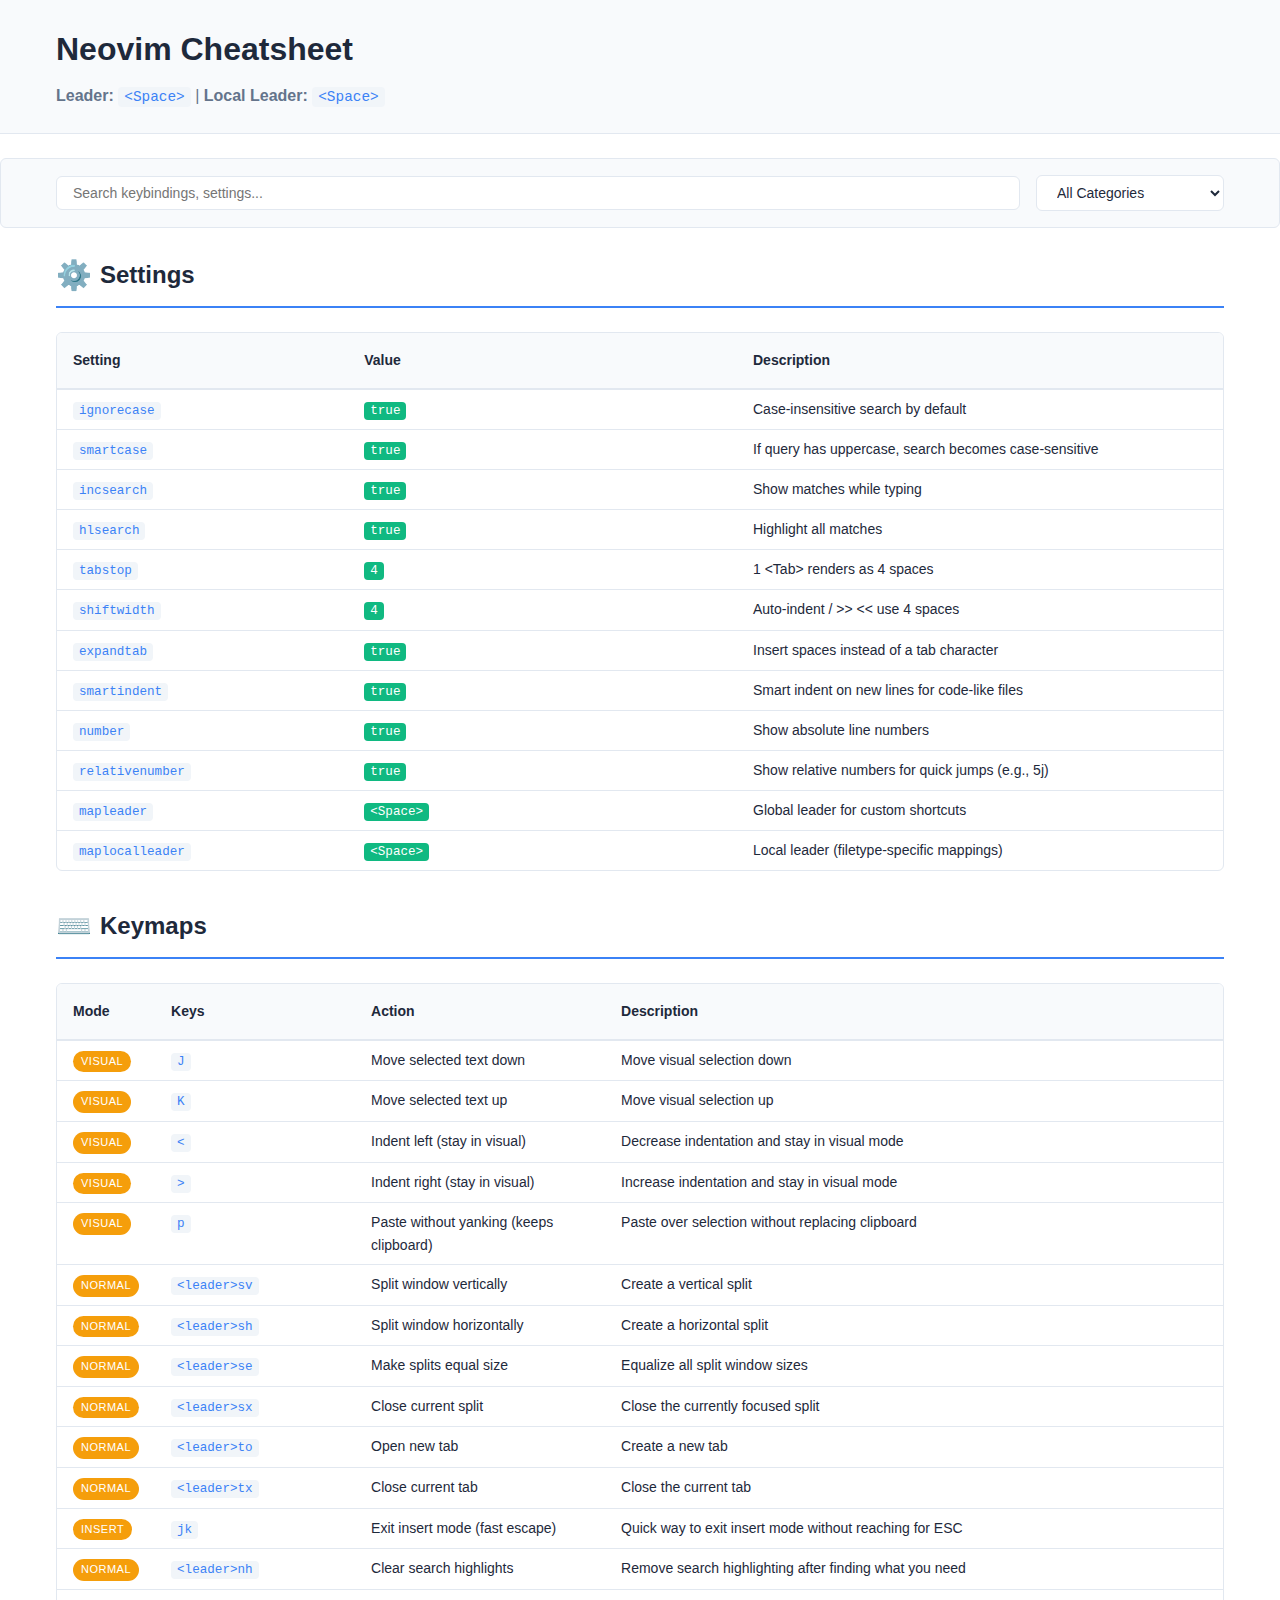
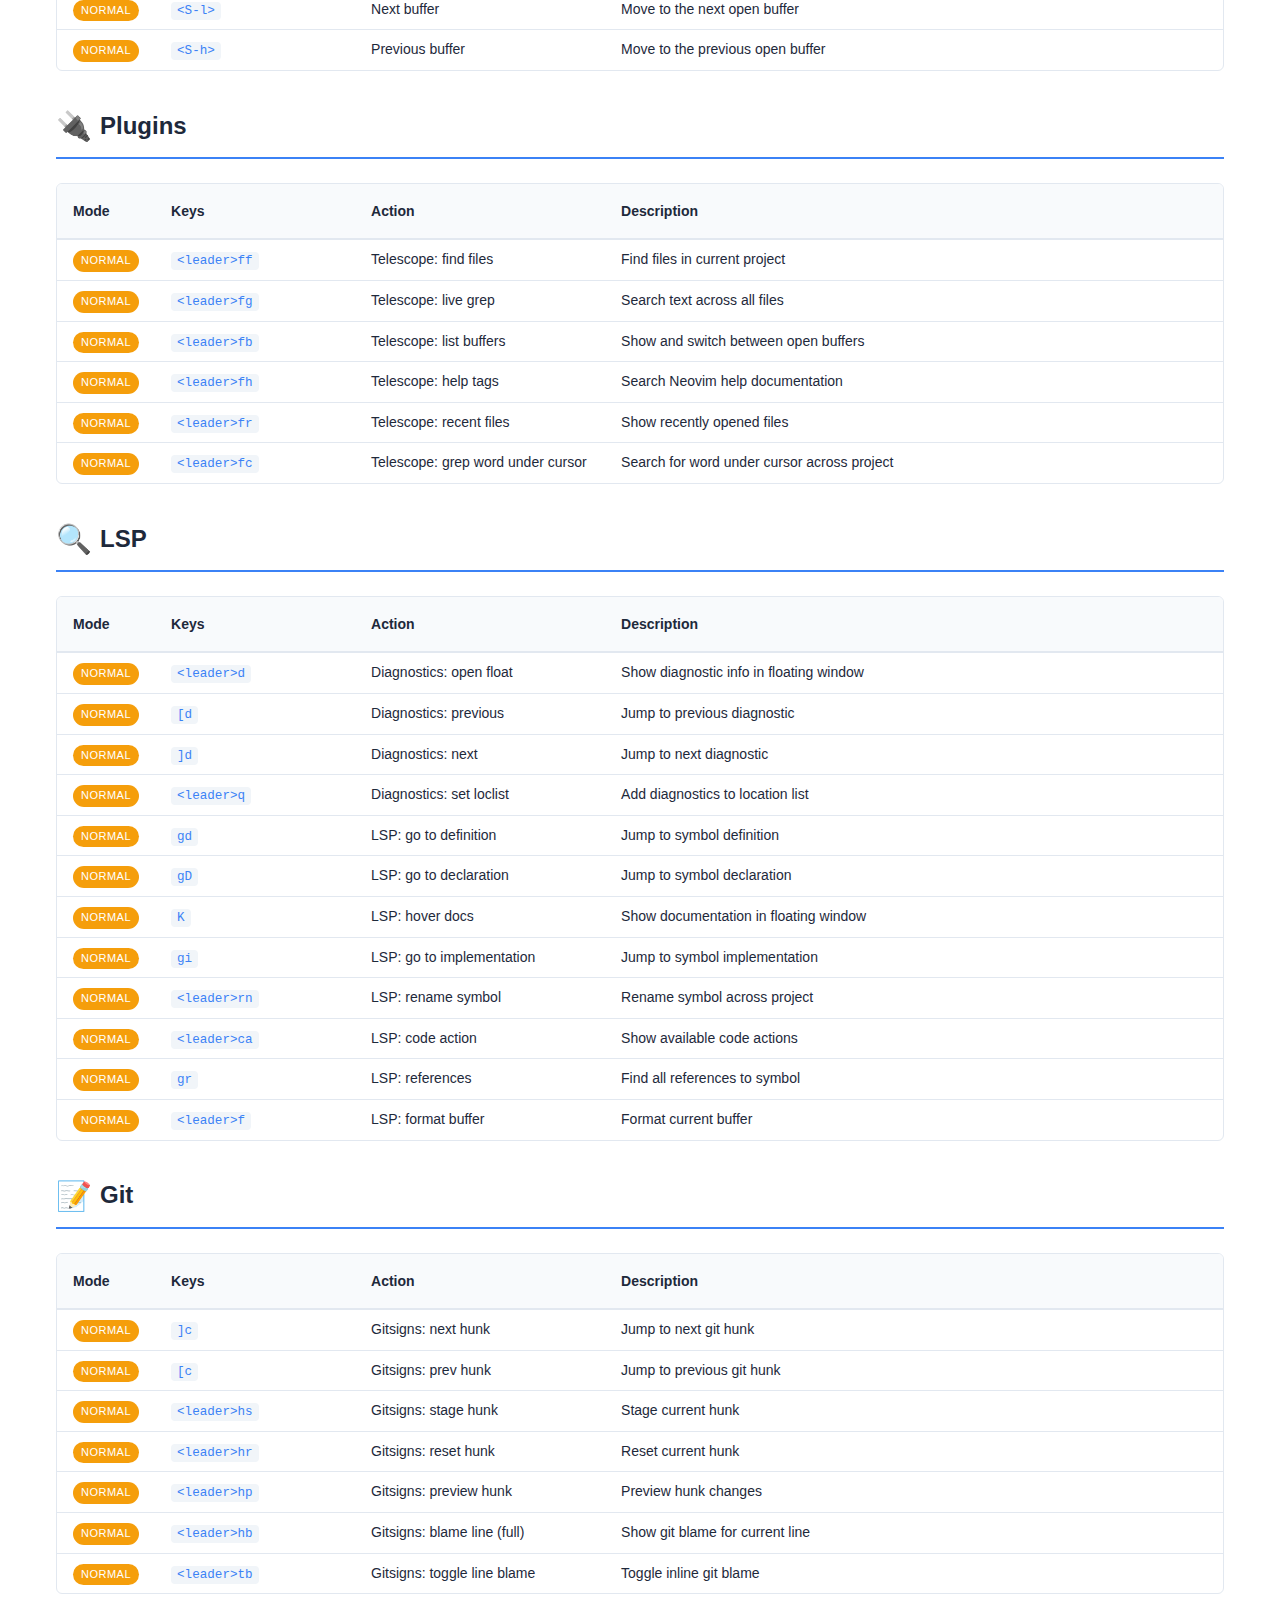
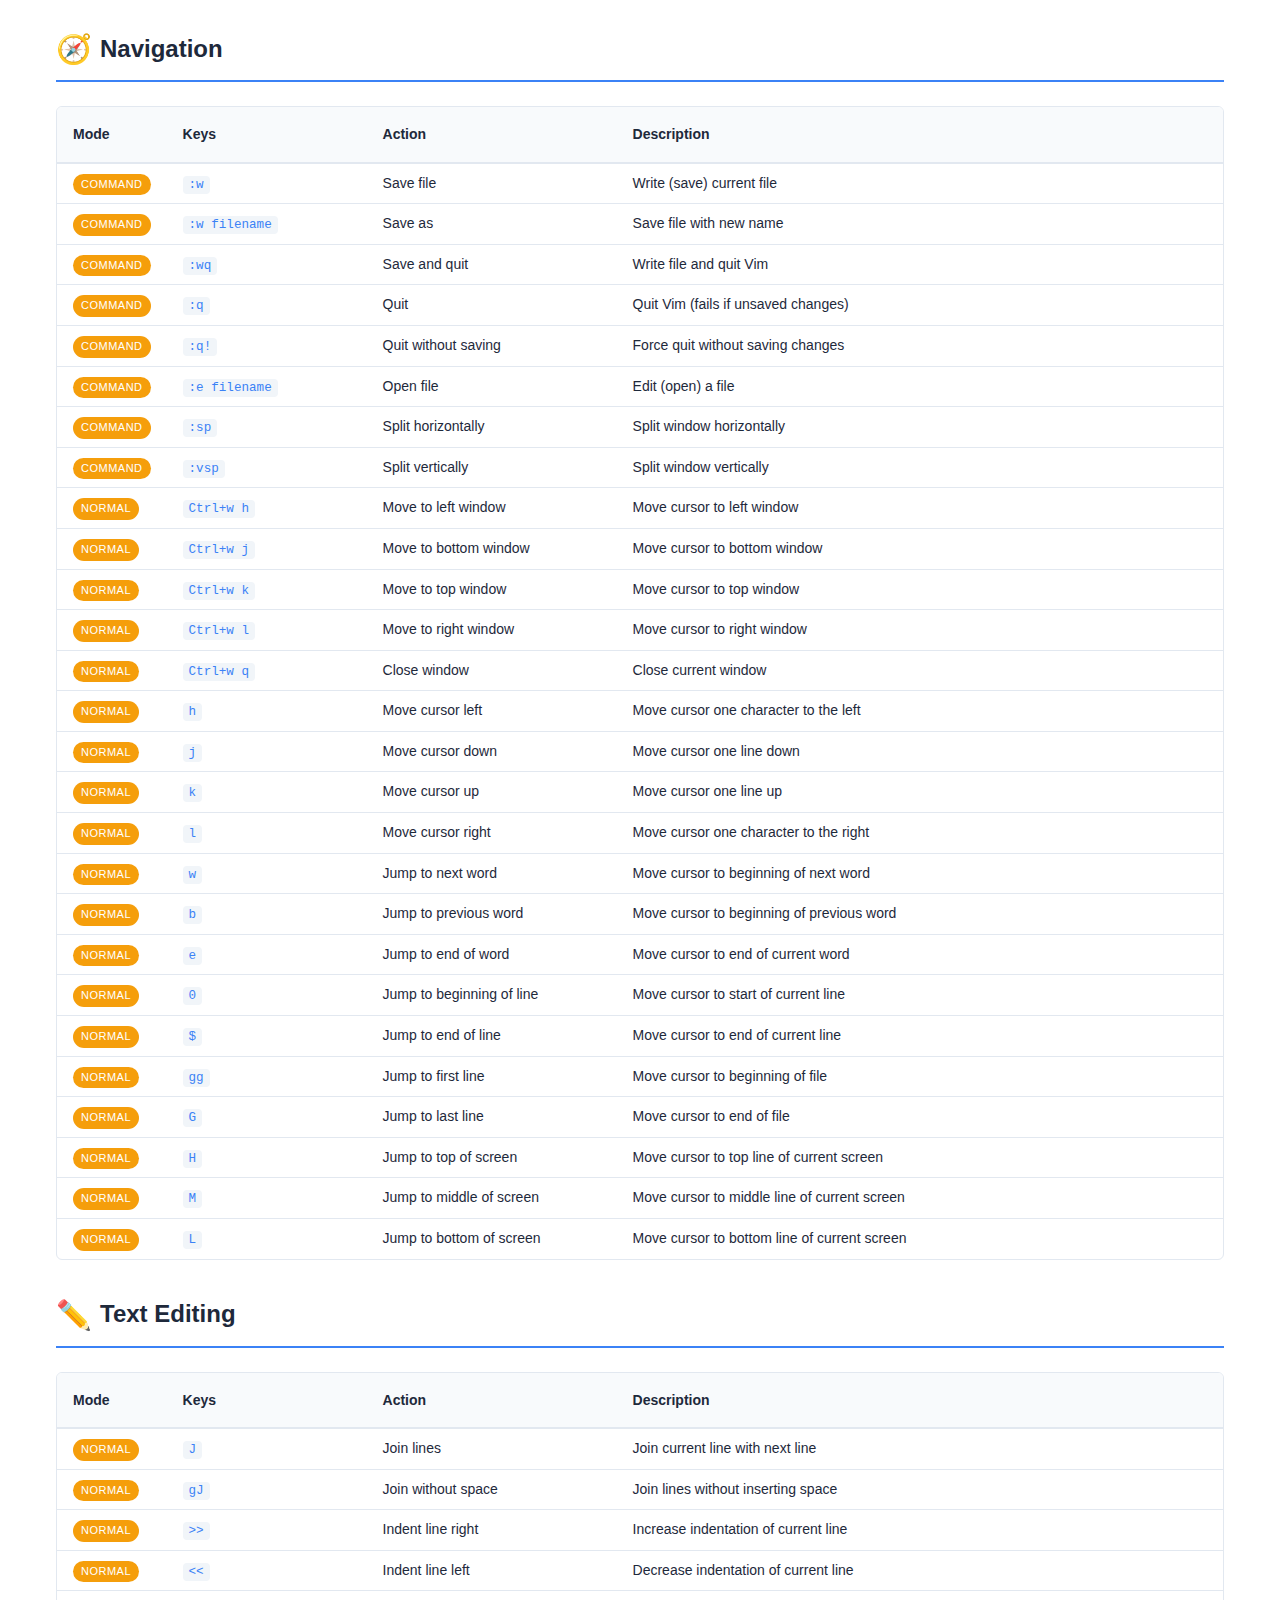
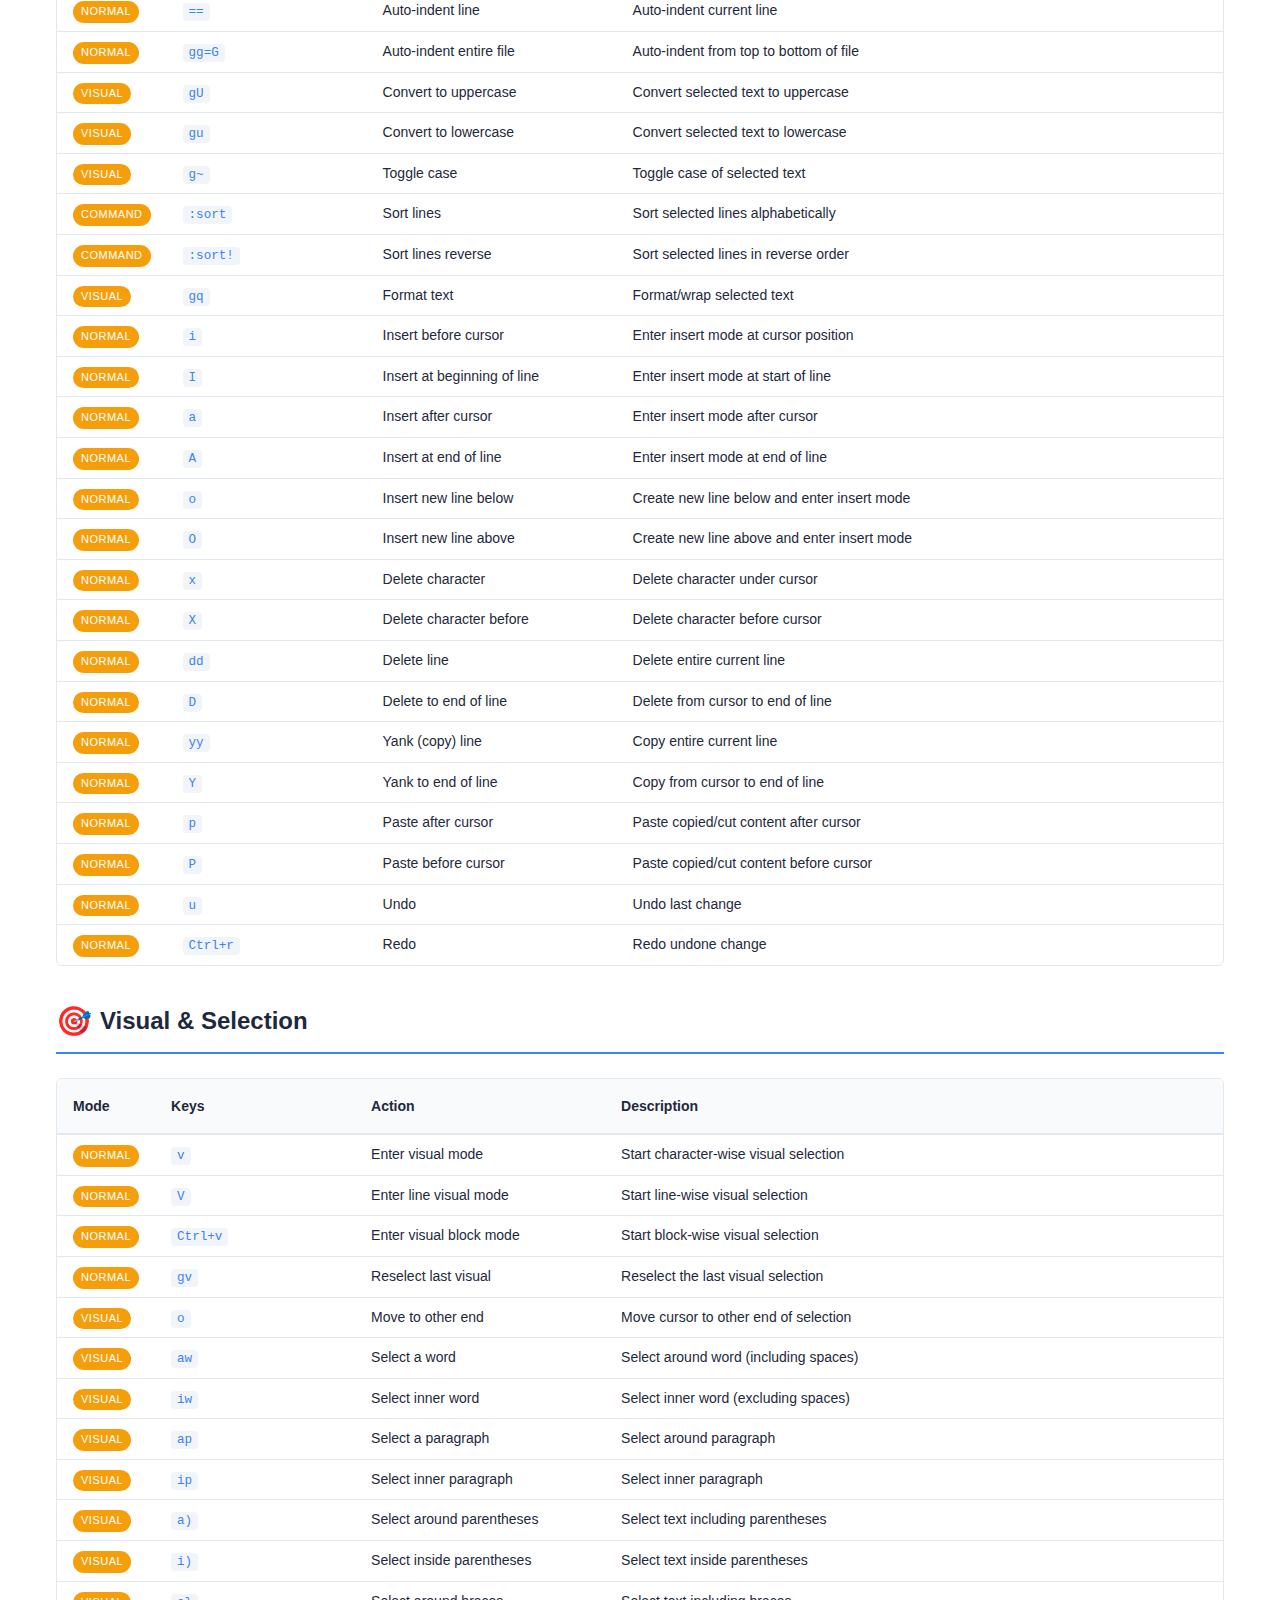
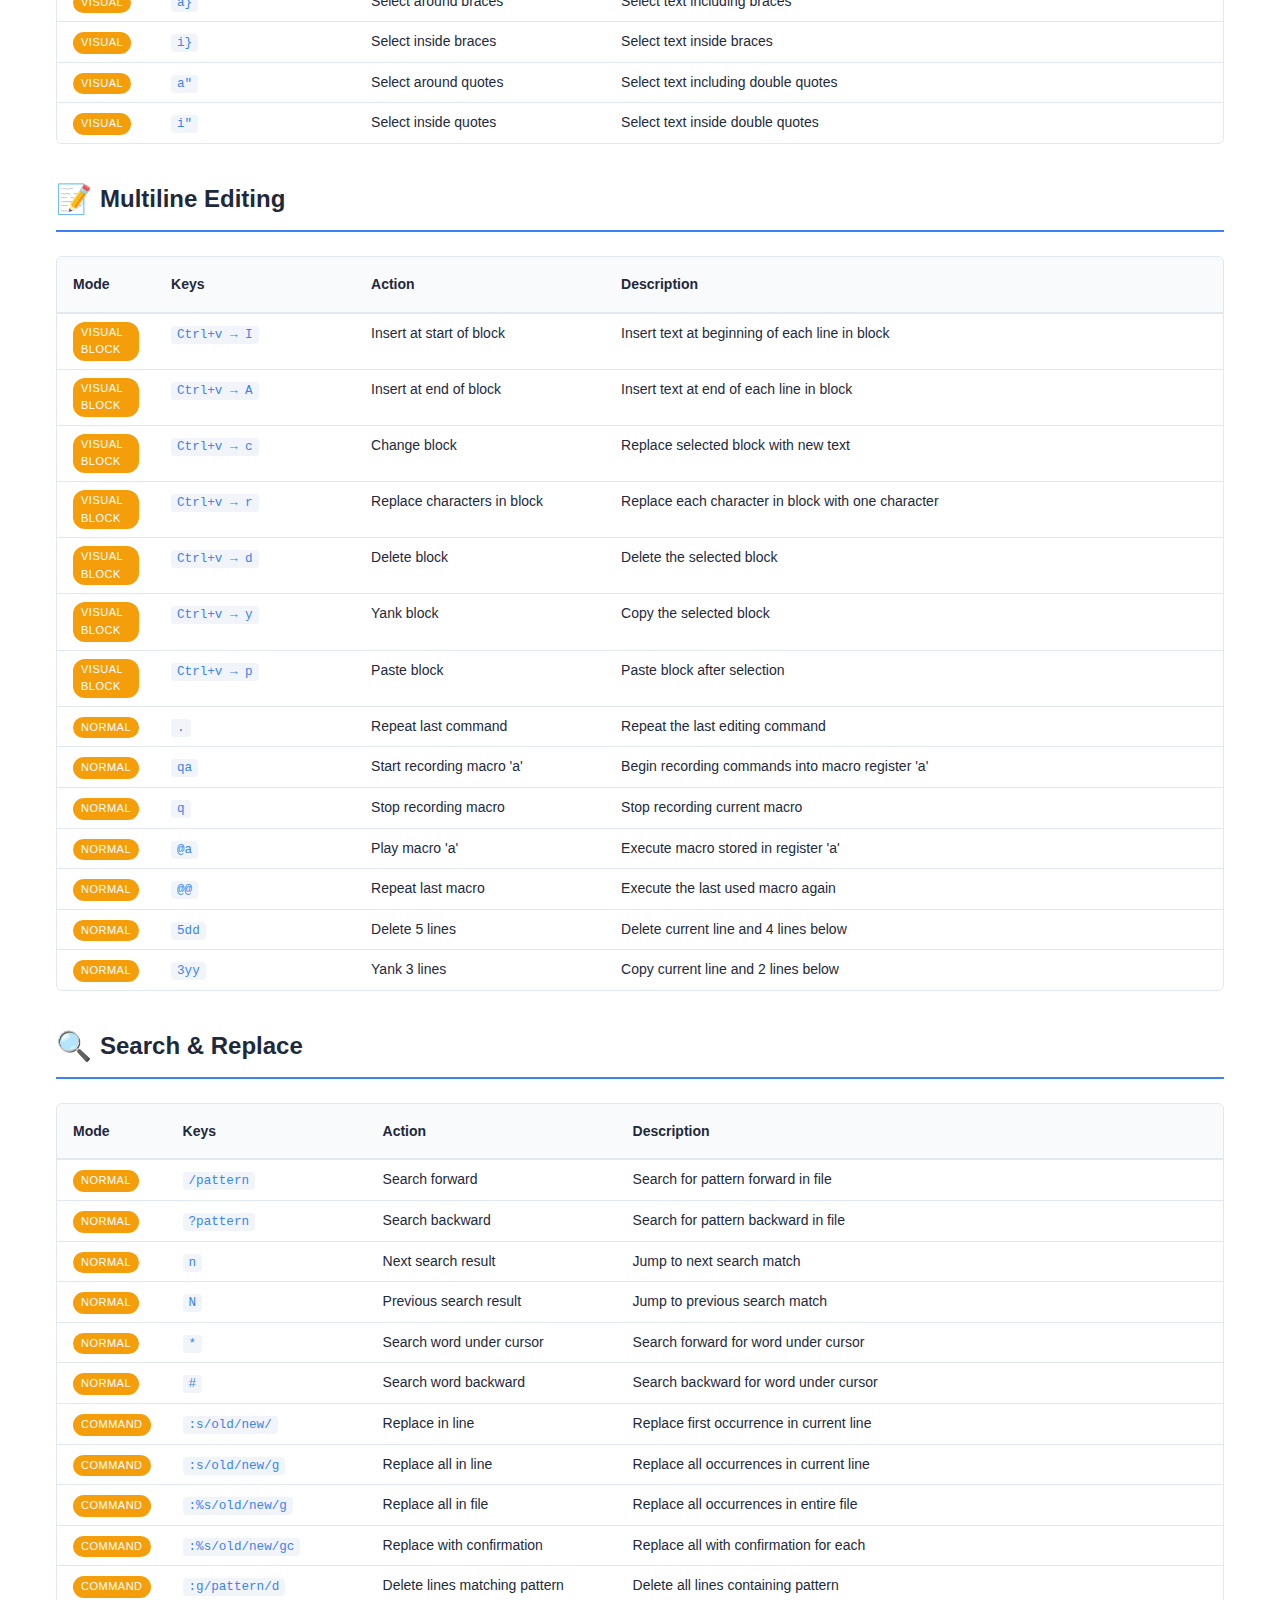
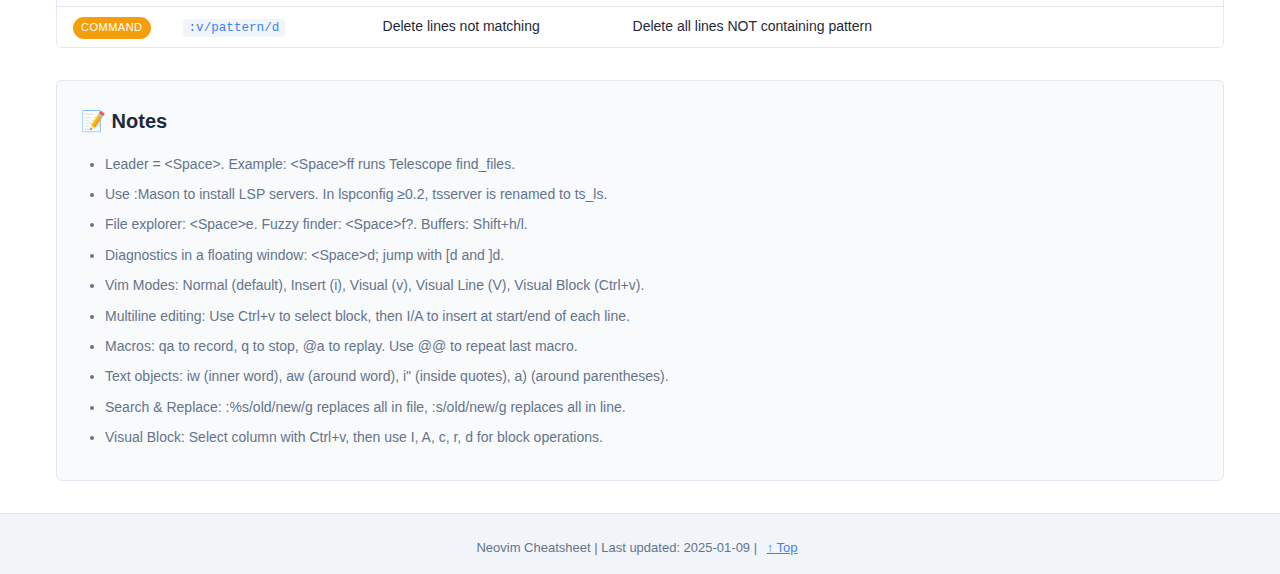
<file: cheatsheet/index.html>
<!DOCTYPE html>
<html lang="en">

<head>
    <meta charset="UTF-8">
    <meta name="viewport" content="width=device-width, initial-scale=1.0">
    <title>Neovim Cheatsheet</title>
    <link rel="stylesheet" href="styles.css">
    <script defer src="script.js"></script>
    <!-- Alpine.js - Local copy for offline usage -->
    <script defer src="alpine.min.js"></script>
</head>

<body x-data="cheatsheetApp()" x-init="init()">
    <!-- Header -->
    <header class="header">
        <div class="container">
            <h1>Neovim Cheatsheet</h1>
            <p><strong>Leader:</strong> <code>&lt;Space&gt;</code> | <strong>Local Leader:</strong>
                <code>&lt;Space&gt;</code>
            </p>
        </div>
    </header>

    <!-- Search and Filter -->
    <div class="controls">
        <div class="container">
            <div class="search-section">
                <input type="text" placeholder="Search keybindings, settings..." x-model="searchQuery"
                    class="search-input">
                <select x-model="selectedCategory" class="category-filter">
                    <option value="">All Categories</option>
                    <template x-for="category in cheatsheet.categories" :key="category.id">
                        <option :value="category.id" x-text="category.icon + ' ' + category.name"></option>
                    </template>
                </select>
                <button @click="clearFilters()" class="clear-btn" x-show="searchQuery || selectedCategory">
                    Clear
                </button>
            </div>
        </div>
    </div>

    <!-- Loading State -->
    <div x-show="loading" class="loading">
        <div class="container">
            <p>Loading cheatsheet...</p>
        </div>
    </div>

    <!-- Error State -->
    <div x-show="error" class="error">
        <div class="container">
            <p x-text="'Error: ' + error"></p>
            <button @click="init()">Retry</button>
        </div>
    </div>

    <!-- Main Content -->
    <main x-show="!loading && !error">
        <div class="container">
            <!-- Category Tables -->
            <template x-for="category in cheatsheet.categories" :key="category.id">
                <section x-show="!selectedCategory || selectedCategory === category.id" class="category-section">
                    <h2 class="category-title">
                        <span x-text="category.icon"></span>
                        <span x-text="category.name"></span>
                    </h2>

                    <!-- Settings Table -->
                    <template x-if="hasSettingsInCategory(category.id)">
                        <div class="table-wrapper">
                            <table class="cheatsheet-table">
                                <thead>
                                    <tr>
                                        <th>Setting</th>
                                        <th>Value</th>
                                        <th>Description</th>
                                    </tr>
                                </thead>
                                <tbody>
                                    <template x-for="item in getSettingsForCategory(category.id)" :key="item.id">
                                        <template x-for="setting in item.content.settings" :key="setting.setting">
                                            <tr x-show="matchesSearch(item, setting)">
                                                <td>
                                                    <code x-text="setting.setting"
                                                        @click="copyToClipboard(setting.setting, $el)"></code>
                                                </td>
                                                <td>
                                                    <code x-text="setting.value" class="value"
                                                        @click="copyToClipboard(setting.value, $el)"></code>
                                                </td>
                                                <td x-text="setting.description"></td>
                                            </tr>
                                        </template>
                                    </template>
                                </tbody>
                            </table>
                        </div>
                    </template>

                    <!-- Keybindings Table -->
                    <template x-if="hasKeybindingsInCategory(category.id)">
                        <div class="table-wrapper">
                            <table class="cheatsheet-table">
                                <thead>
                                    <tr>
                                        <th>Mode</th>
                                        <th>Keys</th>
                                        <th>Action</th>
                                        <th>Description</th>
                                    </tr>
                                </thead>
                                <tbody>
                                    <template x-for="item in getKeybindingsForCategory(category.id)" :key="item.id">
                                        <template x-for="binding in item.content.keybindings" :key="binding.keys">
                                            <tr x-show="matchesSearch(item, binding)">
                                                <td>
                                                    <span class="mode-tag" x-text="binding.mode"></span>
                                                </td>
                                                <td>
                                                    <code x-text="binding.keys"
                                                        @click="copyToClipboard(binding.keys, $el)"></code>
                                                </td>
                                                <td x-text="binding.action"></td>
                                                <td x-text="binding.description"></td>
                                            </tr>
                                        </template>
                                    </template>
                                </tbody>
                            </table>
                        </div>
                    </template>
                </section>
            </template>

            <!-- Notes Section -->
            <section class="notes-section" x-show="cheatsheet.notes?.length > 0">
                <h2>📝 Notes</h2>
                <ul class="notes-list">
                    <template x-for="note in cheatsheet.notes" :key="note">
                        <li x-text="note"></li>
                    </template>
                </ul>
            </section>
        </div>
    </main>

    <!-- Footer -->
    <footer class="footer">
        <div class="container">
            <p>
                Neovim Cheatsheet |
                <span x-text="'Last updated: ' + (cheatsheet.metadata?.updated_at || 'Unknown')"></span> |
                <button @click="scrollToTop()" class="scroll-top-btn">↑ Top</button>
            </p>
        </div>
    </footer>
</body>

</html>
</file>
<file: cheatsheet/styles.css>
/* ==========================================================================
   Simple Table-Based Cheatsheet Styles
   ========================================================================== */

:root {
    /* Colors */
    --primary-color: #3b82f6;
    --secondary-color: #10b981;
    --accent-color: #f59e0b;
    --danger-color: #ef4444;

    /* Backgrounds */
    --bg-primary: #ffffff;
    --bg-secondary: #f8fafc;
    --bg-tertiary: #f1f5f9;
    --bg-hover: #e2e8f0;

    /* Text Colors */
    --text-primary: #1e293b;
    --text-secondary: #64748b;
    --text-muted: #94a3b8;

    /* Borders */
    --border-color: #e2e8f0;
    --border-radius: 6px;

    /* Spacing */
    --spacing-xs: 0.25rem;
    --spacing-sm: 0.5rem;
    --spacing-md: 1rem;
    --spacing-lg: 1.5rem;
    --spacing-xl: 2rem;

    /* Typography */
    --font-family: -apple-system, BlinkMacSystemFont, 'Segoe UI', 'Roboto', sans-serif;
    --font-family-mono: 'SF Mono', 'Monaco', 'Inconsolata', 'Roboto Mono', monospace;
}

/* Dark theme */
@media (prefers-color-scheme: dark) {
    :root {
        --bg-primary: #0f172a;
        --bg-secondary: #1e293b;
        --bg-tertiary: #334155;
        --bg-hover: #475569;
        --text-primary: #f1f5f9;
        --text-secondary: #cbd5e1;
        --text-muted: #94a3b8;
        --border-color: #334155;
    }
}

/* ==========================================================================
   Reset and Base Styles
   ========================================================================== */

* {
    box-sizing: border-box;
}

body {
    margin: 0;
    padding: 0;
    font-family: var(--font-family);
    font-size: 14px;
    line-height: 1.6;
    color: var(--text-primary);
    background-color: var(--bg-primary);
}

.container {
    max-width: 1200px;
    margin: 0 auto;
    padding: 0 var(--spacing-md);
}

/* ==========================================================================
   Header
   ========================================================================== */

.header {
    background-color: var(--bg-secondary);
    border-bottom: 1px solid var(--border-color);
    padding: var(--spacing-lg) 0;
    margin-bottom: var(--spacing-lg);
}

.header h1 {
    margin: 0 0 var(--spacing-sm);
    font-size: 2rem;
    font-weight: 700;
    color: var(--text-primary);
}

.header p {
    margin: 0;
    color: var(--text-secondary);
    font-size: 1rem;
}

.header code {
    background-color: var(--bg-tertiary);
    padding: 2px 6px;
    border-radius: 4px;
    font-family: var(--font-family-mono);
    font-size: 0.9em;
    color: var(--primary-color);
}

/* ==========================================================================
   Controls
   ========================================================================== */

.controls {
    background-color: var(--bg-secondary);
    border: 1px solid var(--border-color);
    border-radius: var(--border-radius);
    padding: var(--spacing-md);
    margin-bottom: var(--spacing-lg);
}

.search-section {
    display: flex;
    gap: var(--spacing-md);
    align-items: center;
    flex-wrap: wrap;
}

.search-input {
    flex: 1;
    min-width: 250px;
    padding: var(--spacing-sm) var(--spacing-md);
    border: 1px solid var(--border-color);
    border-radius: var(--border-radius);
    font-size: 14px;
    background-color: var(--bg-primary);
    color: var(--text-primary);
}

.search-input:focus {
    outline: none;
    border-color: var(--primary-color);
    box-shadow: 0 0 0 3px rgba(59, 130, 246, 0.1);
}

.category-filter {
    padding: var(--spacing-sm) var(--spacing-md);
    border: 1px solid var(--border-color);
    border-radius: var(--border-radius);
    background-color: var(--bg-primary);
    color: var(--text-primary);
    font-size: 14px;
    min-width: 150px;
}

.clear-btn {
    padding: var(--spacing-sm) var(--spacing-md);
    background-color: var(--danger-color);
    color: white;
    border: none;
    border-radius: var(--border-radius);
    cursor: pointer;
    font-size: 14px;
    transition: background-color 0.2s;
}

.clear-btn:hover {
    background-color: #dc2626;
}

/* ==========================================================================
   Loading and Error States
   ========================================================================== */

.loading,
.error {
    padding: var(--spacing-xl) 0;
    text-align: center;
}

.error button {
    padding: var(--spacing-sm) var(--spacing-md);
    background-color: var(--primary-color);
    color: white;
    border: none;
    border-radius: var(--border-radius);
    cursor: pointer;
    margin-top: var(--spacing-md);
}

/* ==========================================================================
   Category Sections
   ========================================================================== */

.category-section {
    margin-bottom: var(--spacing-xl);
}

.category-title {
    font-size: 1.5rem;
    font-weight: 600;
    color: var(--text-primary);
    margin: 0 0 var(--spacing-lg);
    padding-bottom: var(--spacing-sm);
    border-bottom: 2px solid var(--primary-color);
    display: flex;
    align-items: center;
    gap: var(--spacing-sm);
}

.category-title span:first-child {
    font-size: 1.2em;
}

/* ==========================================================================
   Tables
   ========================================================================== */

.table-wrapper {
    margin-bottom: var(--spacing-lg);
    overflow-x: auto;
    border: 1px solid var(--border-color);
    border-radius: var(--border-radius);
    background-color: var(--bg-primary);
}

.cheatsheet-table {
    width: 100%;
    border-collapse: collapse;
    font-size: 14px;
}

.cheatsheet-table th {
    background-color: var(--bg-secondary);
    color: var(--text-primary);
    font-weight: 600;
    padding: var(--spacing-md);
    text-align: left;
    border-bottom: 2px solid var(--border-color);
    white-space: nowrap;
}

.cheatsheet-table td {
    padding: var(--spacing-sm) var(--spacing-md);
    border-bottom: 1px solid var(--border-color);
    vertical-align: top;
}

.cheatsheet-table tbody tr:hover {
    background-color: var(--bg-hover);
}

.cheatsheet-table tbody tr:last-child td {
    border-bottom: none;
}

/* Code elements in tables */
.cheatsheet-table code {
    background-color: var(--bg-tertiary);
    padding: 2px 6px;
    border-radius: 4px;
    font-family: var(--font-family-mono);
    font-size: 0.9em;
    color: var(--primary-color);
    cursor: pointer;
    transition: all 0.2s;
}

.cheatsheet-table code:hover {
    background-color: var(--primary-color);
    color: white;
}

.cheatsheet-table code.value {
    background-color: var(--secondary-color);
    color: white;
}

.cheatsheet-table code.value:hover {
    background-color: #059669;
}

/* Mode tags */
.mode-tag {
    display: inline-block;
    background-color: var(--accent-color);
    color: white;
    padding: 2px 8px;
    border-radius: 12px;
    font-size: 11px;
    font-weight: 500;
    text-transform: uppercase;
    letter-spacing: 0.5px;
}

/* Table column sizing */
.cheatsheet-table th:nth-child(1),
.cheatsheet-table td:nth-child(1) {
    width: 80px;
    min-width: 80px;
}

.cheatsheet-table th:nth-child(2),
.cheatsheet-table td:nth-child(2) {
    width: 200px;
    min-width: 150px;
}

.cheatsheet-table th:nth-child(3),
.cheatsheet-table td:nth-child(3) {
    width: 250px;
    min-width: 200px;
}

.cheatsheet-table th:nth-child(4),
.cheatsheet-table td:nth-child(4) {
    width: auto;
    min-width: 200px;
}

/* ==========================================================================
   Notes Section
   ========================================================================== */

.notes-section {
    background-color: var(--bg-secondary);
    border: 1px solid var(--border-color);
    border-radius: var(--border-radius);
    padding: var(--spacing-lg);
    margin-top: var(--spacing-xl);
}

.notes-section h2 {
    margin: 0 0 var(--spacing-md);
    font-size: 1.25rem;
    color: var(--text-primary);
}

.notes-list {
    margin: 0;
    padding-left: var(--spacing-lg);
}

.notes-list li {
    margin-bottom: var(--spacing-sm);
    color: var(--text-secondary);
    line-height: 1.6;
}

/* ==========================================================================
   Footer
   ========================================================================== */

.footer {
    background-color: var(--bg-tertiary);
    border-top: 1px solid var(--border-color);
    padding: var(--spacing-lg) 0;
    margin-top: var(--spacing-xl);
    text-align: center;
}

.footer p {
    margin: 0;
    font-size: 13px;
    color: var(--text-secondary);
}

.scroll-top-btn {
    background: none;
    border: none;
    color: var(--primary-color);
    cursor: pointer;
    text-decoration: underline;
    font-size: 13px;
}

.scroll-top-btn:hover {
    color: #2563eb;
}

/* ==========================================================================
   Responsive Design
   ========================================================================== */

@media (max-width: 768px) {
    .container {
        padding: 0 var(--spacing-sm);
    }

    .header h1 {
        font-size: 1.5rem;
    }

    .search-section {
        flex-direction: column;
        align-items: stretch;
    }

    .search-input {
        min-width: auto;
    }

    .category-filter {
        min-width: auto;
    }

    .category-title {
        font-size: 1.25rem;
    }

    .cheatsheet-table {
        font-size: 13px;
    }

    .cheatsheet-table th,
    .cheatsheet-table td {
        padding: var(--spacing-xs) var(--spacing-sm);
    }

    /* Stack table on mobile for better readability */
    .cheatsheet-table th:nth-child(n),
    .cheatsheet-table td:nth-child(n) {
        width: auto;
        min-width: auto;
    }
}

@media (max-width: 480px) {
    .header {
        padding: var(--spacing-md) 0;
    }

    .header h1 {
        font-size: 1.25rem;
    }

    .header p {
        font-size: 0.875rem;
    }

    .category-title {
        font-size: 1.125rem;
    }

    .cheatsheet-table {
        font-size: 12px;
    }

    /* Make tables more mobile-friendly */
    .table-wrapper {
        border-radius: 4px;
    }

    .cheatsheet-table th,
    .cheatsheet-table td {
        padding: 6px 8px;
    }
}

/* ==========================================================================
   Utilities
   ========================================================================== */

.sr-only {
    position: absolute;
    width: 1px;
    height: 1px;
    padding: 0;
    margin: -1px;
    overflow: hidden;
    clip: rect(0, 0, 0, 0);
    white-space: nowrap;
    border: 0;
}

/* Alpine.js transition utilities */
[x-cloak] {
    display: none !important;
}

/* Copy feedback */
@keyframes flash-green {
    0% {
        background-color: var(--secondary-color);
    }

    100% {
        background-color: var(--bg-tertiary);
    }
}

.copy-flash {
    animation: flash-green 0.5s ease-in-out;
}
</file>
